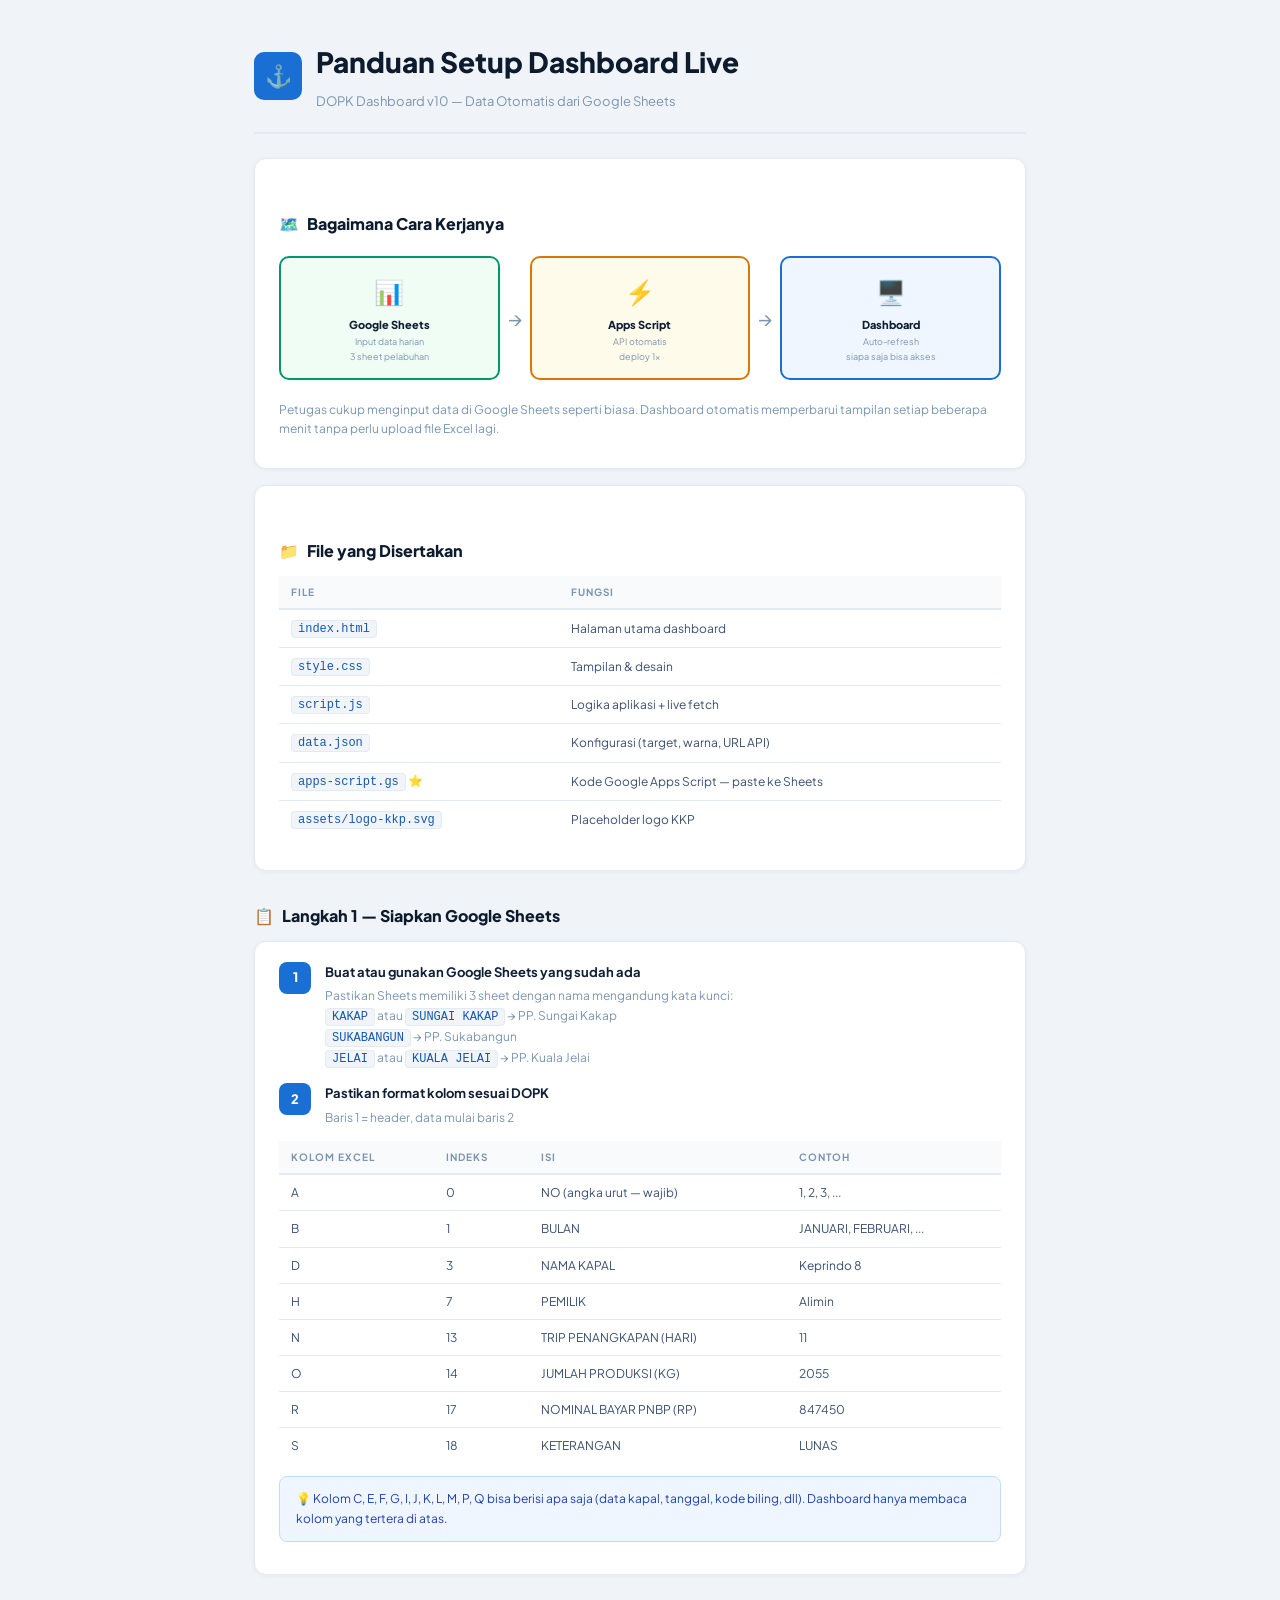
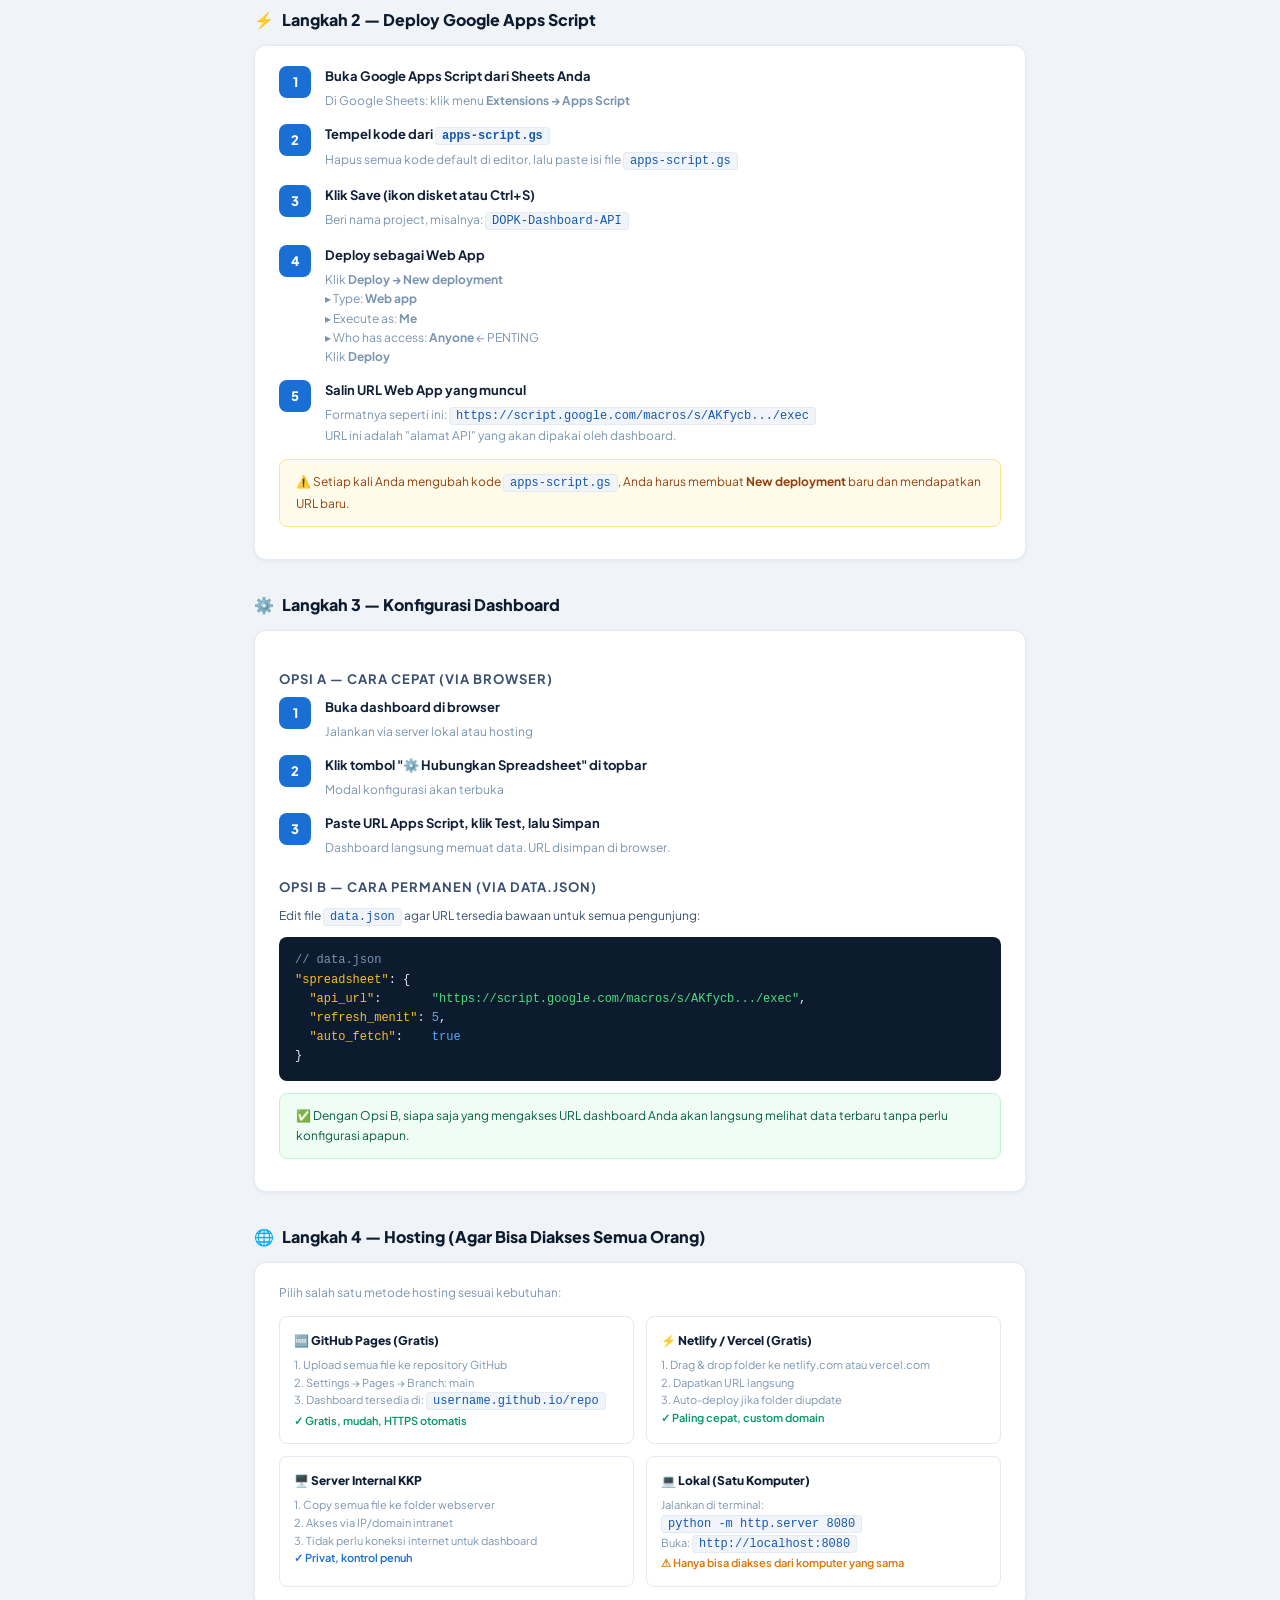
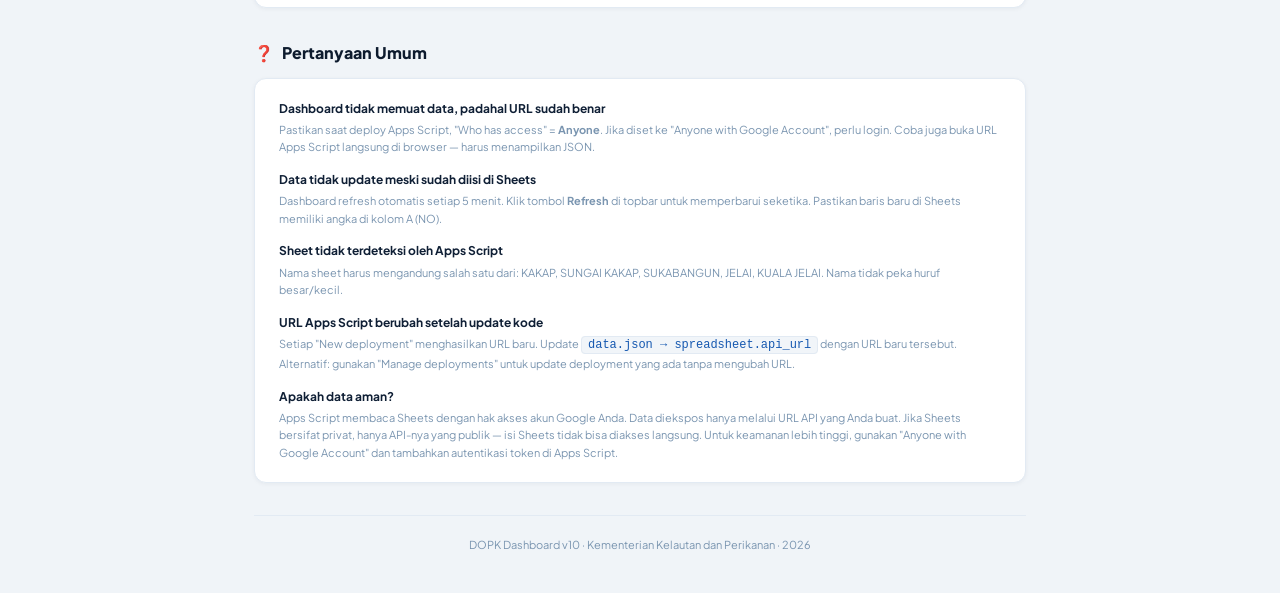
<file: PANDUAN-SETUP.html>
<!DOCTYPE html>
<html lang="id">
<head>
<meta charset="UTF-8">
<meta name="viewport" content="width=device-width, initial-scale=1.0">
<title>Panduan Setup — DOPK Dashboard Live</title>
<link href="https://fonts.googleapis.com/css2?family=Plus+Jakarta+Sans:wght@400;500;600;700;800&display=swap" rel="stylesheet">
<style>
*{margin:0;padding:0;box-sizing:border-box}
body{font-family:'Plus Jakarta Sans',sans-serif;background:#f0f4f8;color:#0f1f35;font-size:14px;line-height:1.6}
.page{max-width:820px;margin:0 auto;padding:40px 24px}
h1{font-size:28px;font-weight:900;color:#0d1b2e;margin-bottom:6px}
.subtitle{color:#7a95b0;font-size:13px;margin-bottom:32px}
h2{font-size:16px;font-weight:800;color:#0d1b2e;margin:32px 0 12px;display:flex;align-items:center;gap:8px}
h3{font-size:13px;font-weight:700;color:#3a5070;margin:18px 0 8px;text-transform:uppercase;letter-spacing:1px}
p{margin-bottom:10px;color:#3a5070}
.card{background:#fff;border:1px solid #e2eaf3;border-radius:12px;padding:20px 24px;margin-bottom:16px;box-shadow:0 1px 4px rgba(15,31,53,.05)}
.step-num{width:32px;height:32px;background:#1a6fd4;color:#fff;border-radius:8px;font-size:13px;font-weight:800;display:flex;align-items:center;justify-content:center;flex-shrink:0}
.step{display:flex;gap:14px;align-items:flex-start;margin-bottom:14px}
.step-body{flex:1}
.step-title{font-size:13px;font-weight:700;color:#0f1f35;margin-bottom:4px}
.step-sub{font-size:12px;color:#7a95b0;line-height:1.6}
code{background:#f1f5f9;border:1px solid #e2eaf3;border-radius:4px;padding:1px 6px;font-family:'Courier New',monospace;font-size:12px;color:#1558b0}
pre{background:#0d1b2e;color:#e2eaf3;border-radius:8px;padding:14px 16px;font-family:'Courier New',monospace;font-size:12px;overflow-x:auto;margin:10px 0;line-height:1.6}
pre .c{color:#7a95b0}
pre .s{color:#4ade80}
pre .k{color:#60a5fa}
pre .n{color:#fbbf24}
.badge{display:inline-flex;align-items:center;gap:5px;padding:3px 10px;border-radius:12px;font-size:11px;font-weight:700}
.badge-blue{background:#e8f0fb;color:#1558b0}
.badge-green{background:#dcfce7;color:#065f46}
.badge-amber{background:#fef3c7;color:#92400e}
.badge-red{background:#fff5f5;color:#dc2626}
.info-box{background:#eff6ff;border:1px solid #bfdbfe;border-radius:8px;padding:12px 16px;margin:12px 0;font-size:12px;color:#1e40af;line-height:1.7}
.warn-box{background:#fffbeb;border:1px solid #fde68a;border-radius:8px;padding:12px 16px;margin:12px 0;font-size:12px;color:#92400e;line-height:1.7}
.success-box{background:#f0fdf4;border:1px solid #bbf7d0;border-radius:8px;padding:12px 16px;margin:12px 0;font-size:12px;color:#065f46;line-height:1.7}
table{width:100%;border-collapse:collapse;font-size:12px;margin:12px 0}
th{background:#f8fafc;padding:8px 12px;text-align:left;font-weight:700;color:#7a95b0;border-bottom:2px solid #e2eaf3;font-size:10px;text-transform:uppercase;letter-spacing:1px}
td{padding:8px 12px;border-bottom:1px solid #e2eaf3;color:#3a5070}
tr:last-child td{border-bottom:none}
.arch{display:grid;grid-template-columns:1fr auto 1fr auto 1fr;gap:0;margin:20px 0;align-items:center}
.arch-box{background:#fff;border:2px solid;border-radius:10px;padding:14px;text-align:center}
.arch-box.green{border-color:#059669;background:#f0fdf4}
.arch-box.amber{border-color:#d97706;background:#fffbeb}
.arch-box.blue{border-color:#1a6fd4;background:#eff6ff}
.arch-icon{font-size:24px;margin-bottom:5px}
.arch-title{font-size:11px;font-weight:800;color:#0f1f35;margin-bottom:2px}
.arch-sub{font-size:9px;color:#7a95b0}
.arch-arrow{text-align:center;font-size:20px;color:#7a95b0;padding:0 8px}
@media print{body{background:#fff}.page{padding:20px}}
</style>
</head>
<body>
<div class="page">

  <!-- HEADER -->
  <div style="display:flex;align-items:center;gap:14px;margin-bottom:24px;padding-bottom:20px;border-bottom:2px solid #e2eaf3">
    <div style="width:48px;height:48px;background:#1a6fd4;border-radius:10px;display:flex;align-items:center;justify-content:center;font-size:22px">⚓</div>
    <div>
      <h1>Panduan Setup Dashboard Live</h1>
      <p class="subtitle" style="margin:0">DOPK Dashboard v10 — Data Otomatis dari Google Sheets</p>
    </div>
  </div>

  <!-- ARSITEKTUR -->
  <div class="card">
    <h2><span>🗺️</span> Bagaimana Cara Kerjanya</h2>
    <div class="arch">
      <div class="arch-box green">
        <div class="arch-icon">📊</div>
        <div class="arch-title">Google Sheets</div>
        <div class="arch-sub">Input data harian<br>3 sheet pelabuhan</div>
      </div>
      <div class="arch-arrow">→</div>
      <div class="arch-box amber">
        <div class="arch-icon">⚡</div>
        <div class="arch-title">Apps Script</div>
        <div class="arch-sub">API otomatis<br>deploy 1x</div>
      </div>
      <div class="arch-arrow">→</div>
      <div class="arch-box blue">
        <div class="arch-icon">🖥️</div>
        <div class="arch-title">Dashboard</div>
        <div class="arch-sub">Auto-refresh<br>siapa saja bisa akses</div>
      </div>
    </div>
    <p style="margin-top:8px;font-size:12px;color:#7a95b0">
      Petugas cukup menginput data di Google Sheets seperti biasa. Dashboard otomatis memperbarui tampilan setiap beberapa menit tanpa perlu upload file Excel lagi.
    </p>
  </div>

  <!-- DAFTAR FILE -->
  <div class="card">
    <h2><span>📁</span> File yang Disertakan</h2>
    <table>
      <thead><tr><th>File</th><th>Fungsi</th></tr></thead>
      <tbody>
        <tr><td><code>index.html</code></td><td>Halaman utama dashboard</td></tr>
        <tr><td><code>style.css</code></td><td>Tampilan &amp; desain</td></tr>
        <tr><td><code>script.js</code></td><td>Logika aplikasi + live fetch</td></tr>
        <tr><td><code>data.json</code></td><td>Konfigurasi (target, warna, URL API)</td></tr>
        <tr><td><code>apps-script.gs</code> ⭐</td><td>Kode Google Apps Script — paste ke Sheets</td></tr>
        <tr><td><code>assets/logo-kkp.svg</code></td><td>Placeholder logo KKP</td></tr>
      </tbody>
    </table>
  </div>

  <!-- LANGKAH 1: GOOGLE SHEETS -->
  <h2><span>📋</span> Langkah 1 — Siapkan Google Sheets</h2>
  <div class="card">
    <div class="step"><div class="step-num">1</div><div class="step-body">
      <div class="step-title">Buat atau gunakan Google Sheets yang sudah ada</div>
      <div class="step-sub">Pastikan Sheets memiliki 3 sheet dengan nama mengandung kata kunci:<br>
        <code>KAKAP</code> atau <code>SUNGAI KAKAP</code> → PP. Sungai Kakap<br>
        <code>SUKABANGUN</code> → PP. Sukabangun<br>
        <code>JELAI</code> atau <code>KUALA JELAI</code> → PP. Kuala Jelai
      </div>
    </div></div>

    <div class="step"><div class="step-num">2</div><div class="step-body">
      <div class="step-title">Pastikan format kolom sesuai DOPK</div>
      <div class="step-sub">Baris 1 = header, data mulai baris 2</div>
    </div></div>

    <table>
      <thead><tr><th>Kolom Excel</th><th>Indeks</th><th>Isi</th><th>Contoh</th></tr></thead>
      <tbody>
        <tr><td>A</td><td>0</td><td>NO (angka urut — wajib)</td><td>1, 2, 3, ...</td></tr>
        <tr><td>B</td><td>1</td><td>BULAN</td><td>JANUARI, FEBRUARI, ...</td></tr>
        <tr><td>D</td><td>3</td><td>NAMA KAPAL</td><td>Keprindo 8</td></tr>
        <tr><td>H</td><td>7</td><td>PEMILIK</td><td>Alimin</td></tr>
        <tr><td>N</td><td>13</td><td>TRIP PENANGKAPAN (HARI)</td><td>11</td></tr>
        <tr><td>O</td><td>14</td><td>JUMLAH PRODUKSI (KG)</td><td>2055</td></tr>
        <tr><td>R</td><td>17</td><td>NOMINAL BAYAR PNBP (RP)</td><td>847450</td></tr>
        <tr><td>S</td><td>18</td><td>KETERANGAN</td><td>LUNAS</td></tr>
      </tbody>
    </table>
    <div class="info-box">💡 Kolom C, E, F, G, I, J, K, L, M, P, Q bisa berisi apa saja (data kapal, tanggal, kode biling, dll). Dashboard hanya membaca kolom yang tertera di atas.</div>
  </div>

  <!-- LANGKAH 2: APPS SCRIPT -->
  <h2><span>⚡</span> Langkah 2 — Deploy Google Apps Script</h2>
  <div class="card">
    <div class="step"><div class="step-num">1</div><div class="step-body">
      <div class="step-title">Buka Google Apps Script dari Sheets Anda</div>
      <div class="step-sub">Di Google Sheets: klik menu <strong>Extensions → Apps Script</strong></div>
    </div></div>

    <div class="step"><div class="step-num">2</div><div class="step-body">
      <div class="step-title">Tempel kode dari <code>apps-script.gs</code></div>
      <div class="step-sub">Hapus semua kode default di editor, lalu paste isi file <code>apps-script.gs</code></div>
    </div></div>

    <div class="step"><div class="step-num">3</div><div class="step-body">
      <div class="step-title">Klik <strong>Save</strong> (ikon disket atau Ctrl+S)</div>
      <div class="step-sub">Beri nama project, misalnya: <code>DOPK-Dashboard-API</code></div>
    </div></div>

    <div class="step"><div class="step-num">4</div><div class="step-body">
      <div class="step-title">Deploy sebagai Web App</div>
      <div class="step-sub">
        Klik <strong>Deploy → New deployment</strong><br>
        ▸ Type: <strong>Web app</strong><br>
        ▸ Execute as: <strong>Me</strong><br>
        ▸ Who has access: <strong>Anyone</strong> ← PENTING<br>
        Klik <strong>Deploy</strong>
      </div>
    </div></div>

    <div class="step"><div class="step-num">5</div><div class="step-body">
      <div class="step-title">Salin URL Web App yang muncul</div>
      <div class="step-sub">Formatnya seperti ini:
        <code>https://script.google.com/macros/s/AKfycb.../exec</code><br>
        URL ini adalah "alamat API" yang akan dipakai oleh dashboard.
      </div>
    </div></div>

    <div class="warn-box">⚠️ Setiap kali Anda mengubah kode <code>apps-script.gs</code>, Anda harus membuat <strong>New deployment</strong> baru dan mendapatkan URL baru.</div>
  </div>

  <!-- LANGKAH 3: KONFIGURASI DASHBOARD -->
  <h2><span>⚙️</span> Langkah 3 — Konfigurasi Dashboard</h2>
  <div class="card">
    <h3>Opsi A — Cara Cepat (via browser)</h3>
    <div class="step"><div class="step-num">1</div><div class="step-body">
      <div class="step-title">Buka dashboard di browser</div>
      <div class="step-sub">Jalankan via server lokal atau hosting</div>
    </div></div>
    <div class="step"><div class="step-num">2</div><div class="step-body">
      <div class="step-title">Klik tombol "⚙️ Hubungkan Spreadsheet" di topbar</div>
      <div class="step-sub">Modal konfigurasi akan terbuka</div>
    </div></div>
    <div class="step"><div class="step-num">3</div><div class="step-body">
      <div class="step-title">Paste URL Apps Script, klik Test, lalu Simpan</div>
      <div class="step-sub">Dashboard langsung memuat data. URL disimpan di browser.</div>
    </div></div>

    <h3 style="margin-top:20px">Opsi B — Cara Permanen (via data.json)</h3>
    <p style="font-size:12px;color:#3a5070;margin-bottom:8px">Edit file <code>data.json</code> agar URL tersedia bawaan untuk semua pengunjung:</p>
    <pre><span class="c">// data.json</span>
<span class="n">"spreadsheet"</span>: {
  <span class="n">"api_url"</span>:       <span class="s">"https://script.google.com/macros/s/AKfycb.../exec"</span>,
  <span class="n">"refresh_menit"</span>: <span class="k">5</span>,
  <span class="n">"auto_fetch"</span>:    <span class="k">true</span>
}</pre>
    <div class="success-box">✅ Dengan Opsi B, siapa saja yang mengakses URL dashboard Anda akan langsung melihat data terbaru tanpa perlu konfigurasi apapun.</div>
  </div>

  <!-- LANGKAH 4: HOSTING -->
  <h2><span>🌐</span> Langkah 4 — Hosting (Agar Bisa Diakses Semua Orang)</h2>
  <div class="card">
    <p style="margin-bottom:14px;font-size:12px;color:#7a95b0">Pilih salah satu metode hosting sesuai kebutuhan:</p>

    <div style="display:grid;grid-template-columns:1fr 1fr;gap:12px">
      <div style="border:1px solid #e2eaf3;border-radius:8px;padding:14px">
        <div style="font-size:12px;font-weight:800;color:#0f1f35;margin-bottom:6px">🆓 GitHub Pages (Gratis)</div>
        <div style="font-size:11px;color:#7a95b0;line-height:1.6">
          1. Upload semua file ke repository GitHub<br>
          2. Settings → Pages → Branch: main<br>
          3. Dashboard tersedia di: <code>username.github.io/repo</code><br>
          <span style="color:#059669;font-weight:600">✓ Gratis, mudah, HTTPS otomatis</span>
        </div>
      </div>
      <div style="border:1px solid #e2eaf3;border-radius:8px;padding:14px">
        <div style="font-size:12px;font-weight:800;color:#0f1f35;margin-bottom:6px">⚡ Netlify / Vercel (Gratis)</div>
        <div style="font-size:11px;color:#7a95b0;line-height:1.6">
          1. Drag &amp; drop folder ke netlify.com atau vercel.com<br>
          2. Dapatkan URL langsung<br>
          3. Auto-deploy jika folder diupdate<br>
          <span style="color:#059669;font-weight:600">✓ Paling cepat, custom domain</span>
        </div>
      </div>
      <div style="border:1px solid #e2eaf3;border-radius:8px;padding:14px">
        <div style="font-size:12px;font-weight:800;color:#0f1f35;margin-bottom:6px">🖥️ Server Internal KKP</div>
        <div style="font-size:11px;color:#7a95b0;line-height:1.6">
          1. Copy semua file ke folder webserver<br>
          2. Akses via IP/domain intranet<br>
          3. Tidak perlu koneksi internet untuk dashboard<br>
          <span style="color:#1a6fd4;font-weight:600">✓ Privat, kontrol penuh</span>
        </div>
      </div>
      <div style="border:1px solid #e2eaf3;border-radius:8px;padding:14px">
        <div style="font-size:12px;font-weight:800;color:#0f1f35;margin-bottom:6px">💻 Lokal (Satu Komputer)</div>
        <div style="font-size:11px;color:#7a95b0;line-height:1.6">
          Jalankan di terminal:<br>
          <code>python -m http.server 8080</code><br>
          Buka: <code>http://localhost:8080</code><br>
          <span style="color:#d97706;font-weight:600">⚠ Hanya bisa diakses dari komputer yang sama</span>
        </div>
      </div>
    </div>
  </div>

  <!-- FAQ -->
  <h2><span>❓</span> Pertanyaan Umum</h2>
  <div class="card">
    <div style="margin-bottom:14px">
      <div style="font-size:12px;font-weight:700;color:#0f1f35;margin-bottom:3px">Dashboard tidak memuat data, padahal URL sudah benar</div>
      <div style="font-size:11px;color:#7a95b0">Pastikan saat deploy Apps Script, "Who has access" = <strong>Anyone</strong>. Jika diset ke "Anyone with Google Account", perlu login. Coba juga buka URL Apps Script langsung di browser — harus menampilkan JSON.</div>
    </div>
    <div style="margin-bottom:14px">
      <div style="font-size:12px;font-weight:700;color:#0f1f35;margin-bottom:3px">Data tidak update meski sudah diisi di Sheets</div>
      <div style="font-size:11px;color:#7a95b0">Dashboard refresh otomatis setiap 5 menit. Klik tombol <strong>Refresh</strong> di topbar untuk memperbarui seketika. Pastikan baris baru di Sheets memiliki angka di kolom A (NO).</div>
    </div>
    <div style="margin-bottom:14px">
      <div style="font-size:12px;font-weight:700;color:#0f1f35;margin-bottom:3px">Sheet tidak terdeteksi oleh Apps Script</div>
      <div style="font-size:11px;color:#7a95b0">Nama sheet harus mengandung salah satu dari: KAKAP, SUNGAI KAKAP, SUKABANGUN, JELAI, KUALA JELAI. Nama tidak peka huruf besar/kecil.</div>
    </div>
    <div style="margin-bottom:14px">
      <div style="font-size:12px;font-weight:700;color:#0f1f35;margin-bottom:3px">URL Apps Script berubah setelah update kode</div>
      <div style="font-size:11px;color:#7a95b0">Setiap "New deployment" menghasilkan URL baru. Update <code>data.json → spreadsheet.api_url</code> dengan URL baru tersebut. Alternatif: gunakan "Manage deployments" untuk update deployment yang ada tanpa mengubah URL.</div>
    </div>
    <div>
      <div style="font-size:12px;font-weight:700;color:#0f1f35;margin-bottom:3px">Apakah data aman?</div>
      <div style="font-size:11px;color:#7a95b0">Apps Script membaca Sheets dengan hak akses akun Google Anda. Data diekspos hanya melalui URL API yang Anda buat. Jika Sheets bersifat privat, hanya API-nya yang publik — isi Sheets tidak bisa diakses langsung. Untuk keamanan lebih tinggi, gunakan "Anyone with Google Account" dan tambahkan autentikasi token di Apps Script.</div>
    </div>
  </div>

  <!-- FOOTER -->
  <div style="margin-top:32px;padding-top:20px;border-top:1px solid #e2eaf3;text-align:center;font-size:11px;color:#7a95b0">
    DOPK Dashboard v10 · Kementerian Kelautan dan Perikanan · 2026
  </div>

</div>
</body>
</html>
</file>
